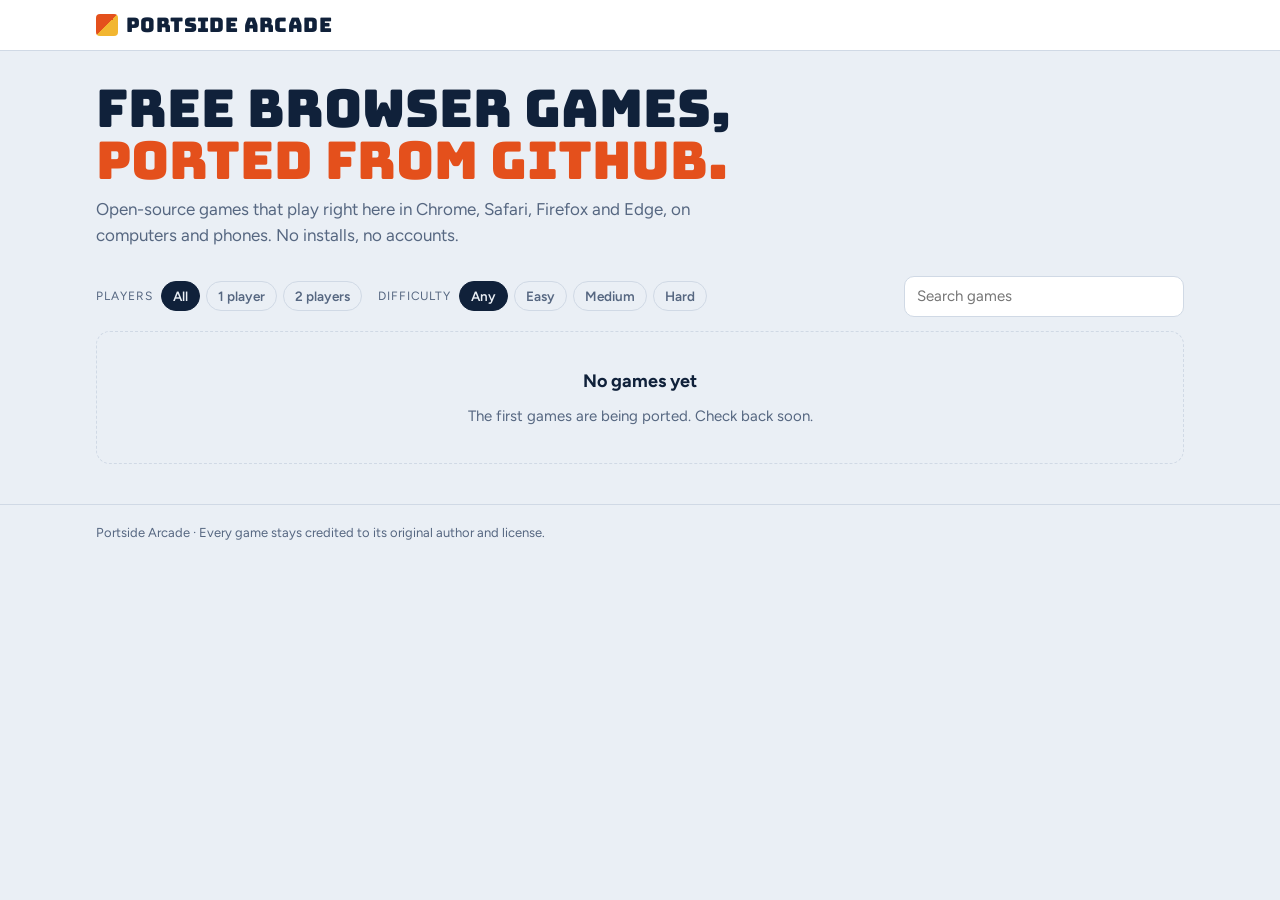
<file: portside-arcade/index.html>
<!doctype html>
<html lang="en">
<head>
<meta charset="utf-8">
<meta name="viewport" content="width=device-width,initial-scale=1,viewport-fit=cover">
<title>Portside Arcade</title>
<meta name="description" content="Free open-source browser games. No installs, no accounts.">
<link rel="preconnect" href="https://fonts.googleapis.com">
<link rel="preconnect" href="https://fonts.gstatic.com" crossorigin>
<link href="https://fonts.googleapis.com/css2?family=Bungee&family=Figtree:wght@400;500;600;700&family=JetBrains+Mono:wght@400;500&display=swap" rel="stylesheet">
<link rel="stylesheet" href="assets/style.css">
</head>
<body data-page="library">
<header class="bar">
  <div class="wrap">
    <a class="logo" href="index.html"><span class="flag" aria-hidden="true"></span>Portside Arcade</a>
  </div>
</header>
<main>
  <section class="wrap intro">
    <h1>Free browser games, <span>ported from GitHub.</span></h1>
    <p>Open-source games that play right here in Chrome, Safari, Firefox and Edge, on computers and phones. No installs, no accounts.</p>
  </section>
  <section class="wrap">
    <div class="controls">
      <div class="chips" role="group" aria-label="Players" id="f-players"></div>
      <div class="chips" role="group" aria-label="Difficulty" id="f-diff"></div>
      <label class="search"><input id="q" type="search" placeholder="Search games" aria-label="Search games"></label>
    </div>
    <div class="grid" id="grid"></div>
  </section>
</main>
<footer><div class="wrap">Portside Arcade · Every game stays credited to its original author and license.</div></footer>
<script src="games.js"></script>
<script src="assets/app.js"></script>
</body>
</html>
</file>
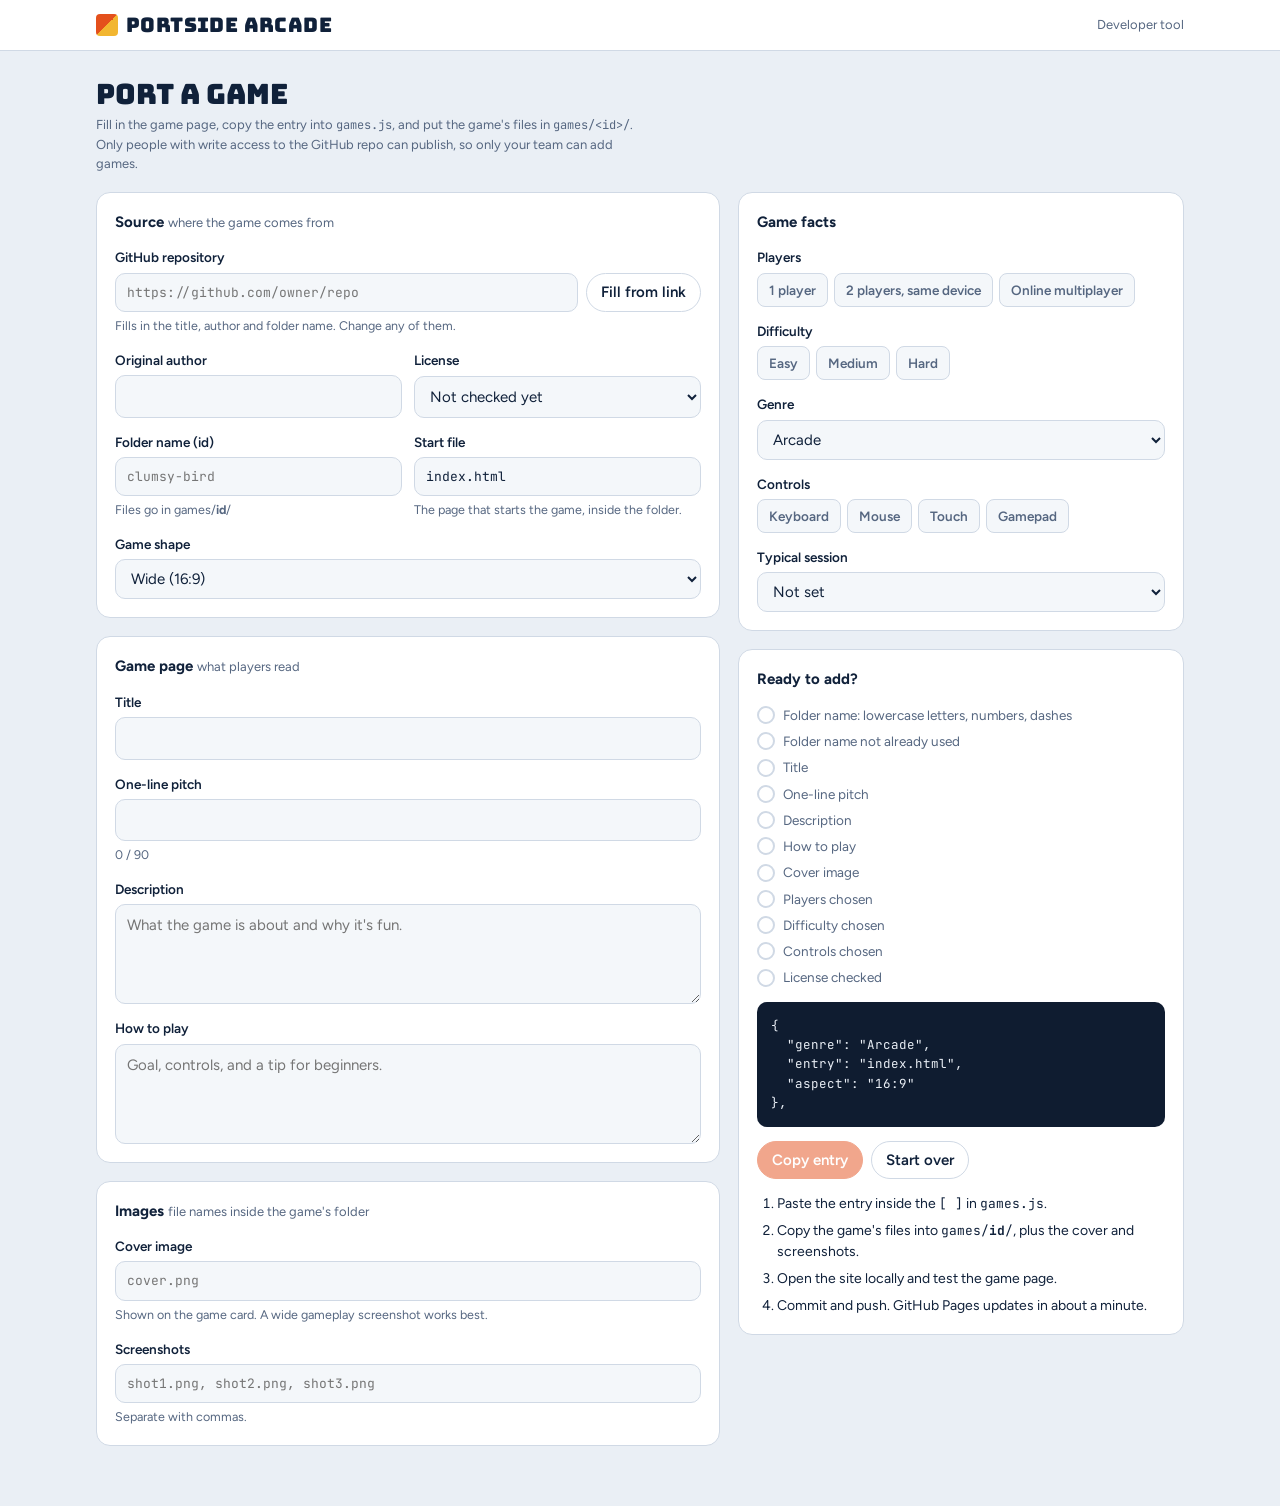
<file: portside-arcade/dev.html>
<!doctype html>
<html lang="en">
<head>
<meta charset="utf-8">
<meta name="viewport" content="width=device-width,initial-scale=1,viewport-fit=cover">
<meta name="robots" content="noindex">
<title>Developer tool · Portside Arcade</title>
<link rel="preconnect" href="https://fonts.googleapis.com">
<link rel="preconnect" href="https://fonts.gstatic.com" crossorigin>
<link href="https://fonts.googleapis.com/css2?family=Bungee&family=Figtree:wght@400;500;600;700&family=JetBrains+Mono:wght@400;500&display=swap" rel="stylesheet">
<link rel="stylesheet" href="assets/style.css">
</head>
<body>
<header class="bar">
  <div class="wrap">
    <a class="logo" href="index.html"><span class="flag" aria-hidden="true"></span>Portside Arcade</a>
    <span class="spacer"></span>
    <span class="small">Developer tool</span>
  </div>
</header>
<main class="wrap ed">
  <div>
    <h1>Port a game</h1>
    <p class="small" style="max-width:70ch">Fill in the game page, copy the entry into <code>games.js</code>, and put the game's files in <code>games/&lt;id&gt;/</code>. Only people with write access to the GitHub repo can publish, so only your team can add games.</p>
  </div>
  <form class="ed-grid" id="form" novalidate>
    <div style="display:grid;gap:18px;min-width:0">
      <div class="panel">
        <h2>Source <small>where the game comes from</small></h2>
        <div class="f">
          <label for="e-source">GitHub repository</label>
          <div class="row"><input id="e-source" type="text" class="mono" placeholder="https://github.com/owner/repo" spellcheck="false" autocomplete="off"><button class="btn" type="button" id="fill">Fill from link</button></div>
          <span class="help">Fills in the title, author and folder name. Change any of them.</span>
        </div>
        <div class="two">
          <div class="f"><label for="e-author">Original author</label><input id="e-author" type="text"></div>
          <div class="f"><label for="e-license">License</label>
            <select id="e-license"><option value="">Not checked yet</option><option>MIT</option><option>Apache-2.0</option><option>BSD</option><option>GPL-3.0</option><option>MPL-2.0</option><option>Other open license</option></select></div>
        </div>
        <div class="two">
          <div class="f"><label for="e-id">Folder name (id)</label><input id="e-id" type="text" class="mono" placeholder="clumsy-bird"><span class="help">Files go in games/<b id="id-echo">id</b>/</span></div>
          <div class="f"><label for="e-entry">Start file</label><input id="e-entry" type="text" class="mono" value="index.html"><span class="help">The page that starts the game, inside the folder.</span></div>
        </div>
        <div class="f"><label for="e-aspect">Game shape</label>
          <select id="e-aspect"><option value="16:9">Wide (16:9)</option><option value="4:3">Classic (4:3)</option><option value="1:1">Square (1:1)</option><option value="9:16">Tall, phone style (9:16)</option></select></div>
      </div>

      <div class="panel">
        <h2>Game page <small>what players read</small></h2>
        <div class="f"><label for="e-title">Title</label><input id="e-title" type="text" maxlength="60"></div>
        <div class="f"><label for="e-tagline">One-line pitch</label><input id="e-tagline" type="text" maxlength="90"><span class="help" id="tag-count">0 / 90</span></div>
        <div class="f"><label for="e-description">Description</label><textarea id="e-description" placeholder="What the game is about and why it's fun."></textarea></div>
        <div class="f"><label for="e-howTo">How to play</label><textarea id="e-howTo" placeholder="Goal, controls, and a tip for beginners."></textarea></div>
      </div>

      <div class="panel">
        <h2>Images <small>file names inside the game's folder</small></h2>
        <div class="f"><label for="e-cover">Cover image</label><input id="e-cover" type="text" class="mono" placeholder="cover.png"><span class="help">Shown on the game card. A wide gameplay screenshot works best.</span></div>
        <div class="f"><label for="e-shots">Screenshots</label><input id="e-shots" type="text" class="mono" placeholder="shot1.png, shot2.png, shot3.png"><span class="help">Separate with commas.</span></div>
      </div>
    </div>

    <div style="display:grid;gap:18px;min-width:0">
      <div class="panel">
        <h2>Game facts</h2>
        <div class="f"><span class="lab">Players</span><div class="opts">
          <label class="opt"><input type="checkbox" name="players" value="solo"><span>1 player</span></label>
          <label class="opt"><input type="checkbox" name="players" value="local"><span>2 players, same device</span></label>
          <label class="opt"><input type="checkbox" name="players" value="online"><span>Online multiplayer</span></label></div></div>
        <div class="f"><span class="lab">Difficulty</span><div class="opts">
          <label class="opt"><input type="radio" name="difficulty" value="easy"><span>Easy</span></label>
          <label class="opt"><input type="radio" name="difficulty" value="medium"><span>Medium</span></label>
          <label class="opt"><input type="radio" name="difficulty" value="hard"><span>Hard</span></label></div></div>
        <div class="f"><label for="e-genre">Genre</label>
          <select id="e-genre"><option>Arcade</option><option>Puzzle</option><option>Platformer</option><option>Racing</option><option>Shooter</option><option>Strategy</option><option>Sports</option><option>Card &amp; board</option><option>Adventure</option><option>Other</option></select></div>
        <div class="f"><span class="lab">Controls</span><div class="opts">
          <label class="opt"><input type="checkbox" name="controls" value="keyboard"><span>Keyboard</span></label>
          <label class="opt"><input type="checkbox" name="controls" value="mouse"><span>Mouse</span></label>
          <label class="opt"><input type="checkbox" name="controls" value="touch"><span>Touch</span></label>
          <label class="opt"><input type="checkbox" name="controls" value="gamepad"><span>Gamepad</span></label></div></div>
        <div class="f"><label for="e-session">Typical session</label>
          <select id="e-session"><option value="">Not set</option><option>Under 5 min</option><option>5–15 min</option><option>15–30 min</option><option>30+ min</option></select></div>
      </div>

      <div class="panel">
        <h2>Ready to add?</h2>
        <ul class="check" id="checklist"></ul>
        <pre id="out" aria-label="Entry for games.js"></pre>
        <div class="row"><button class="btn primary" type="button" id="copy">Copy entry</button><button class="btn" type="button" id="reset">Start over</button></div>
        <p class="msg" id="msg" hidden></p>
        <ol class="steps">
          <li>Paste the entry inside the <code>[ ]</code> in <code>games.js</code>.</li>
          <li>Copy the game's files into <code>games/<b class="id-echo2">id</b>/</code>, plus the cover and screenshots.</li>
          <li>Open the site locally and test the game page.</li>
          <li>Commit and push. GitHub Pages updates in about a minute.</li>
        </ol>
      </div>
    </div>
  </form>
</main>
<script src="games.js"></script>
<script src="assets/dev.js"></script>
</body>
</html>
</file>
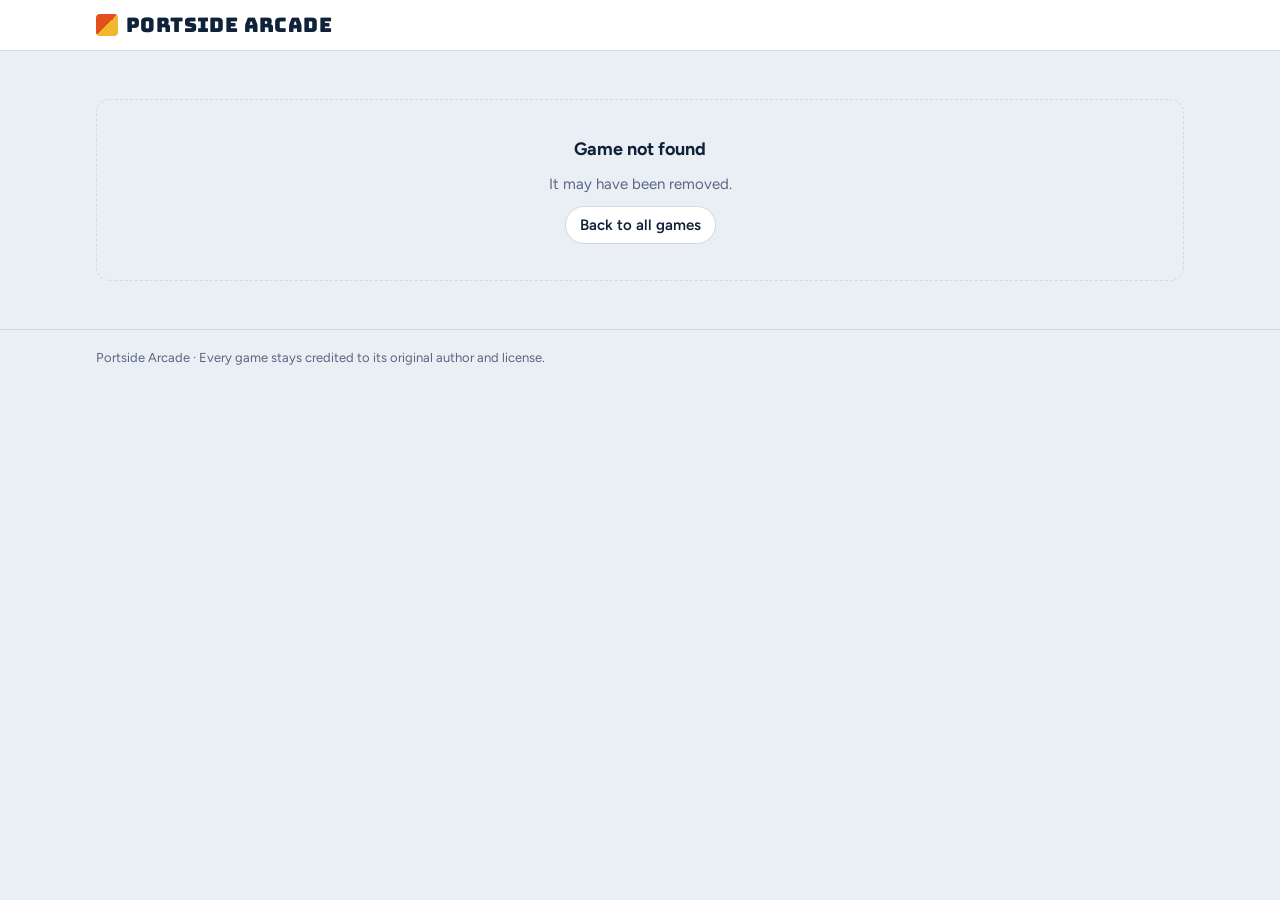
<file: portside-arcade/play.html>
<!doctype html>
<html lang="en">
<head>
<meta charset="utf-8">
<meta name="viewport" content="width=device-width,initial-scale=1,viewport-fit=cover">
<title>Play · Portside Arcade</title>
<link rel="preconnect" href="https://fonts.googleapis.com">
<link rel="preconnect" href="https://fonts.gstatic.com" crossorigin>
<link href="https://fonts.googleapis.com/css2?family=Bungee&family=Figtree:wght@400;500;600;700&family=JetBrains+Mono:wght@400;500&display=swap" rel="stylesheet">
<link rel="stylesheet" href="assets/style.css">
</head>
<body data-page="play">
<header class="bar">
  <div class="wrap">
    <a class="logo" href="index.html"><span class="flag" aria-hidden="true"></span>Portside Arcade</a>
  </div>
</header>
<main class="wrap play" id="play"></main>
<footer><div class="wrap">Portside Arcade · Every game stays credited to its original author and license.</div></footer>
<script src="games.js"></script>
<script src="assets/app.js"></script>
</body>
</html>
</file>
<file: portside-arcade/assets/style.css>
/* Portside Arcade — shared styles */
:root{
  --bg:#EAEFF5; --surface:#FFFFFF; --ink:#10213A; --muted:#566781; --line:#D0D9E5; --field:#F4F7FA;
  --accent:#E4501C; --accent-ink:#FFFFFF; --sea:#1D6E8A; --gold:#F2B630; --good:#2C8A57; --bad:#C23A2B;
  --stage:#0F1C30; --stage-2:#17294A; --stage-ink:#E9EEF5;
  --display:"Bungee","Arial Black",Impact,system-ui,sans-serif;
  --body:"Figtree",system-ui,-apple-system,"Segoe UI",Roboto,sans-serif;
  --mono:"JetBrains Mono",ui-monospace,Menlo,Consolas,monospace;
  color-scheme:light;
}
@media (prefers-color-scheme: dark){:root{
  --bg:#0B1524; --surface:#13213A; --ink:#E5ECF5; --muted:#93A4BC; --line:#22344F; --field:#0F1B30;
  --accent:#FF6B36; --accent-ink:#1A0B04; --sea:#4FB2D0; --gold:#F5C552; --good:#4CC48A; --bad:#F06A5A;
  --stage:#060D19; --stage-2:#102038; color-scheme:dark}}

*{box-sizing:border-box}
html,body{margin:0}
body{background:var(--bg);color:var(--ink);font-family:var(--body);font-size:15px;line-height:1.5}
img{max-width:100%}
[hidden]{display:none!important}
button,input,select,textarea{font:inherit;color:inherit}
a{color:var(--sea)}
:focus-visible{outline:3px solid var(--accent);outline-offset:2px}
.wrap{max-width:1120px;margin-inline:auto;padding-left:max(16px,env(safe-area-inset-left,0px));padding-right:max(16px,env(safe-area-inset-right,0px))}
.spacer{flex:1}

/* top bar */
.bar{position:sticky;top:0;z-index:5;background:var(--surface);border-bottom:1px solid var(--line)}
.bar .wrap{display:flex;align-items:center;gap:10px;padding-block:10px;flex-wrap:wrap}
.logo{font-family:var(--display);font-size:20px;letter-spacing:.02em;text-decoration:none;color:var(--ink);display:flex;align-items:center;gap:8px;white-space:nowrap}
.flag{width:22px;height:22px;border-radius:4px;background:linear-gradient(135deg,var(--accent) 50%,var(--gold) 50%);flex:none}
.btn{display:inline-flex;align-items:center;justify-content:center;gap:6px;border:1px solid var(--line);background:var(--surface);border-radius:999px;padding:7px 14px;font-weight:600;cursor:pointer;text-decoration:none;color:var(--ink);white-space:nowrap}
.btn:hover{border-color:var(--ink)}
.btn.primary{background:var(--accent);border-color:var(--accent);color:var(--accent-ink)}
.btn[disabled]{opacity:.5;cursor:not-allowed}

/* library */
.intro{padding-block:32px 8px;display:grid;gap:10px}
.intro h1{font-family:var(--display);font-weight:400;font-size:clamp(28px,6vw,52px);line-height:1;margin:0;text-wrap:balance}
.intro h1 span{color:var(--accent)}
.intro p{margin:0;max-width:60ch;color:var(--muted);font-size:17px}
.controls{display:flex;flex-wrap:wrap;gap:10px 16px;align-items:center;padding-block:20px 14px}
.chips{display:flex;gap:6px;flex-wrap:wrap;align-items:center}
.chips .lbl{font-size:12px;color:var(--muted);text-transform:uppercase;letter-spacing:.08em;margin-right:2px}
.chip{border:1px solid var(--line);background:transparent;border-radius:999px;padding:4px 11px;font-size:13.5px;font-weight:600;cursor:pointer;color:var(--muted)}
.chip[aria-pressed="true"]{background:var(--ink);color:var(--bg);border-color:var(--ink)}
.search{flex:1;min-width:160px;max-width:280px;margin-left:auto}
.search input{width:100%;border:1px solid var(--line);background:var(--surface);border-radius:10px;padding:8px 12px}
.grid{display:grid;grid-template-columns:repeat(auto-fill,minmax(240px,1fr));gap:18px;padding-bottom:40px}
.card{display:flex;flex-direction:column;background:var(--surface);border:1px solid var(--line);border-radius:14px;overflow:hidden;text-decoration:none;color:var(--ink);transition:transform .15s ease,border-color .15s}
.card:hover{transform:translateY(-3px);border-color:var(--ink)}
.cover{display:block;width:100%;aspect-ratio:16/10;object-fit:cover;background:var(--stage)}
.ph{display:grid;place-items:center;width:100%;aspect-ratio:16/10;color:var(--stage-ink);font-family:var(--display);font-size:34px;background:repeating-linear-gradient(135deg,var(--stage) 0 18px,var(--stage-2) 18px 36px)}
.card .meta{padding:12px 14px 14px;display:grid;gap:6px;min-width:0}
.card h3{margin:0;font-size:17px}
.card p{margin:0;color:var(--muted);font-size:14px}
.facts{display:flex;flex-wrap:wrap;gap:6px}
.fact{font-size:12px;font-weight:600;border-radius:6px;padding:2px 8px;background:var(--field);color:var(--muted);border:1px solid var(--line);white-space:nowrap}
.diff{display:inline-flex;gap:3px;align-items:center}
.diff i{width:7px;height:7px;border-radius:2px;background:var(--line)}
.diff i.on{background:var(--accent)}
.empty{grid-column:1/-1;border:1px dashed var(--line);border-radius:14px;padding:36px 20px;text-align:center;color:var(--muted);display:grid;gap:10px;justify-items:center}
.empty h3{margin:0;color:var(--ink);font-size:18px}
.empty p{margin:0;max-width:50ch}

/* game page */
.play{padding-block:18px 48px;display:grid;gap:20px}
.play-head{display:flex;flex-wrap:wrap;gap:10px;align-items:center}
.play-head h1{font-family:var(--display);font-weight:400;font-size:clamp(24px,4vw,34px);line-height:1.05;margin:0;flex:1;min-width:0}
.frame{position:relative;width:100%;max-width:960px;margin-inline:auto;border-radius:16px;overflow:hidden;background:var(--stage);box-shadow:0 0 0 6px var(--stage-2)}
.frame iframe{display:block;width:100%;aspect-ratio:var(--ar,16/9);border:0;background:var(--stage)}
.frame:fullscreen{max-width:none;border-radius:0;box-shadow:none;display:grid;place-items:center;background:#000}
.frame:fullscreen iframe{width:100%;height:100%;aspect-ratio:auto}
.start{position:absolute;inset:0;display:grid;place-items:center;background:rgba(6,13,25,.72);border:0;color:var(--stage-ink);cursor:pointer;width:100%}
.start span{display:grid;gap:8px;justify-items:center}
.start b{font-family:var(--display);font-weight:400;font-size:clamp(22px,5vw,36px)}
.start small{opacity:.8}
.toolbar{display:flex;gap:8px;flex-wrap:wrap;justify-content:center}
.info{display:grid;grid-template-columns:minmax(0,1.4fr) minmax(0,1fr);gap:24px;max-width:960px;margin-inline:auto;width:100%}
@media (max-width:820px){.info{grid-template-columns:minmax(0,1fr)}}
.info h2{font-size:13px;letter-spacing:.1em;text-transform:uppercase;color:var(--muted);margin:0 0 6px}
.prose{white-space:pre-wrap;max-width:65ch;margin:0}
.tagline{font-size:18px;color:var(--muted);margin:0}
.side{background:var(--surface);border:1px solid var(--line);border-radius:14px;padding:16px;display:grid;gap:12px;align-content:start;min-width:0}
.specs{display:grid;grid-template-columns:auto 1fr;gap:8px 16px;margin:0;font-size:14.5px}
.specs dt{color:var(--muted);font-size:12px;text-transform:uppercase;letter-spacing:.08em;padding-top:2px}
.specs dd{margin:0;font-weight:600}
.src{font-family:var(--mono);font-size:12.5px;overflow-wrap:anywhere}
.shots{display:flex;gap:10px;overflow-x:auto;padding-bottom:4px}
.shots img{flex:none;width:200px;aspect-ratio:16/10;object-fit:cover;border-radius:10px;background:var(--stage)}
.small{font-size:13px;color:var(--muted);margin:0}

/* developer tool */
.ed{padding-block:22px 60px;display:grid;gap:18px}
.ed h1{font-family:var(--display);font-weight:400;font-size:28px;margin:0}
.ed-grid{display:grid;grid-template-columns:minmax(0,1.4fr) minmax(0,1fr);gap:18px;align-items:start}
@media (max-width:860px){.ed-grid{grid-template-columns:minmax(0,1fr)}}
.panel{background:var(--surface);border:1px solid var(--line);border-radius:14px;padding:18px;display:grid;gap:14px;min-width:0}
.panel h2{font-size:15px;margin:0}
.panel h2 small{font-weight:400;color:var(--muted);font-size:13px}
.f{display:grid;gap:5px;min-width:0}
.f > label,.f > .lab{font-weight:600;font-size:13.5px}
.f input[type=text],.f select,.f textarea{width:100%;border:1px solid var(--line);background:var(--field);border-radius:10px;padding:9px 11px;min-width:0}
.f textarea{resize:vertical;min-height:100px}
.help{font-size:12.5px;color:var(--muted)}
.two{display:grid;grid-template-columns:1fr 1fr;gap:12px}
@media (max-width:520px){.two{grid-template-columns:1fr}}
.row{display:flex;gap:8px;flex-wrap:wrap}
.row input{flex:1;min-width:0}
.opts{display:flex;flex-wrap:wrap;gap:6px}
.opt{position:relative}
.opt input{position:absolute;opacity:0;pointer-events:none}
.opt span{display:inline-block;border:1px solid var(--line);border-radius:8px;padding:6px 11px;font-size:13.5px;font-weight:600;cursor:pointer;color:var(--muted);background:var(--field)}
.opt input:checked + span{background:var(--ink);color:var(--bg);border-color:var(--ink)}
.opt input:focus-visible + span{outline:3px solid var(--accent);outline-offset:2px}
.mono{font-family:var(--mono);font-size:13px}
.check{list-style:none;margin:0;padding:0;display:grid;gap:6px;font-size:13.5px}
.check li{display:flex;gap:8px;align-items:center;color:var(--muted)}
.check li::before{content:"";width:14px;height:14px;border-radius:50%;border:2px solid var(--line);flex:none}
.check li.ok{color:var(--ink)}
.check li.ok::before{background:var(--good);border-color:var(--good)}
pre{margin:0;background:var(--stage);color:var(--stage-ink);border-radius:10px;padding:14px;overflow-x:auto;font-family:var(--mono);font-size:12.5px;line-height:1.55;max-height:340px}
ol.steps{margin:0;padding-left:20px;display:grid;gap:6px;font-size:14px}
.msg{font-size:13.5px;margin:0}
.msg.ok{color:var(--good)} .msg.err{color:var(--bad)}
code{font-family:var(--mono);font-size:.92em}

footer{border-top:1px solid var(--line);color:var(--muted);font-size:13px}
footer .wrap{padding-block:18px}
@media (prefers-reduced-motion:reduce){*{transition:none!important}}
</file>
